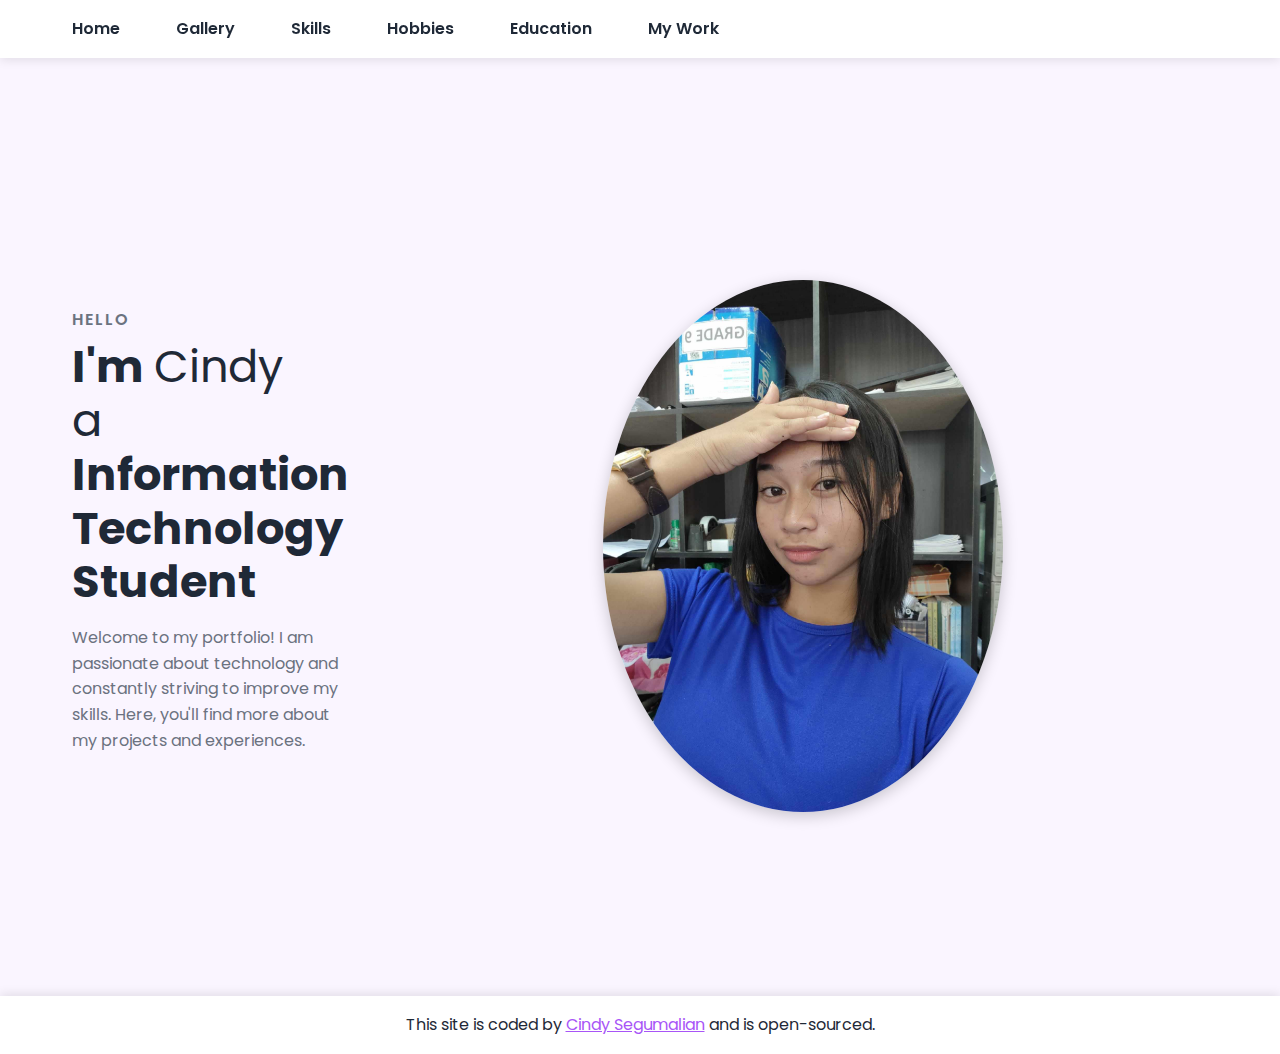
<file: portfolio/index.html>
<!DOCTYPE html>
<html lang="en">
<head>
    <meta charset="UTF-8">
    <meta name="viewport" content="width=device-width, initial-scale=1.0">
    <title>Cindy's Portfolio</title>
    <link rel="stylesheet" href="css/styles.css">
</head>
<body>
    <nav>
        <div class="nav_content">
            <ul>
                <li><a href="index.html">Home</a></li>
                <li><a href="gallery.html">Gallery</a></li>
                <li><a href="skills.html">Skills</a></li>
                <li><a href="hobbies.html">Hobbies</a></li>
                <li><a href="education.html">Education</a></li>
                <li><a href="mywork.html">My Work</a></li>
            </ul>
        </div>
    </nav>
    <section class="section" id="home">
        <div class="section_container">
            <div class="content">
                <p class="subtitle">HELLO</p>
                <h1 class="title">
                    I'm <span>Cindy<br>a</span> Information Technology Student
                </h1>
                <p class="description">
                    Welcome to my portfolio! I am passionate about technology and constantly striving to improve my skills. Here, you'll find more about my projects and experiences.
                </p>
            </div>
            <div class="image">
                <img src="img/cindy1.jpg" alt="Profile of Cindy">
            </div>
        </div>
    </section>
    <footer class="footer">
        <p>This site is coded by <a href="https://github.com/cindysegumalian/finalproject.github" target="_blank">Cindy Segumalian</a> and is open-sourced.</p>
    </footer>

</body>
</html>
</file>
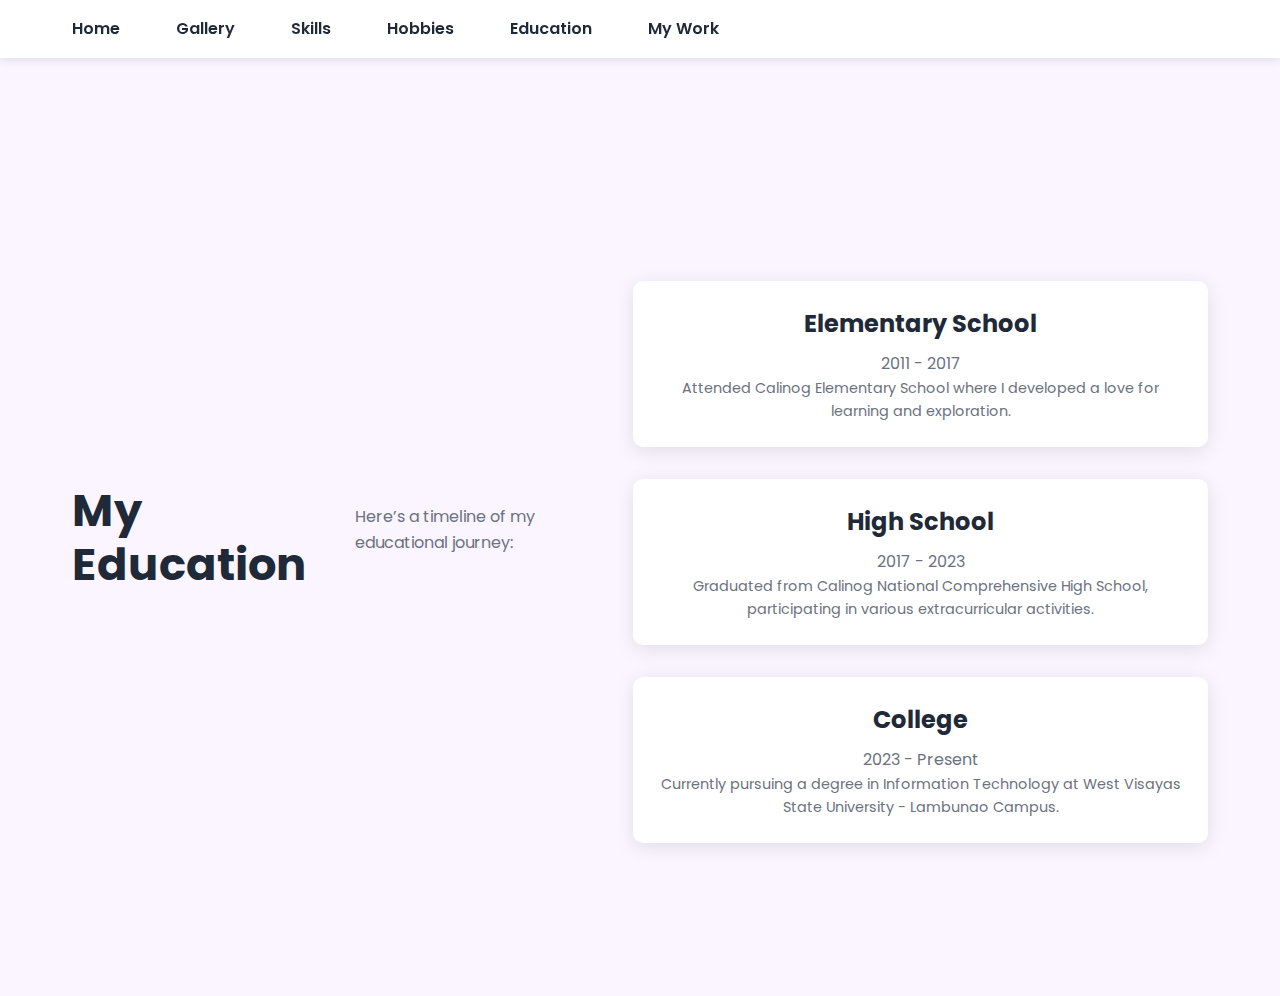
<file: portfolio/education.html>
<!DOCTYPE html>
<html lang="en">
<head>
    <meta charset="UTF-8">
    <meta name="viewport" content="width=device-width, initial-scale=1.0">
    <title>Cindy's Education</title>
    <link rel="stylesheet" href="css/styles.css">
</head>
<body>
    <nav>
        <div class="nav_content">
            <ul>
                <li><a href="index.html">Home</a></li>
                <li><a href="gallery.html">Gallery</a></li>
                <li><a href="skills.html">Skills</a></li>
                <li><a href="hobbies.html">Hobbies</a></li>
                <li><a href="education.html">Education</a></li>
                <li><a href="mywork.html">My Work</a></li>
            </ul>
        </div>
    </nav>

    <section class="section" id="education">
        <div class="section_container">
            <h1 class="title">My Education</h1>
            <p class="description">Here’s a timeline of my educational journey:</p>
            <div class="education_container">
                <div class="education_item">
                    <h2 class="education_title">Elementary School</h2>
                    <p class="education_year">2011 - 2017</p>
                    <p class="education_description">Attended Calinog Elementary School where I developed a love for learning and exploration.</p>
                </div>

                <div class="education_item">
                    <h2 class="education_title">High School</h2>
                    <p class="education_year">2017 - 2023</p>
                    <p class="education_description">Graduated from Calinog National Comprehensive High School, participating in various extracurricular activities.</p>
                </div>
                <div class="education_item">
                    <h2 class="education_title">College</h2>
                    <p class="education_year">2023 - Present</p>
                    <p class="education_description">Currently pursuing a degree in Information Technology at West Visayas State University - Lambunao Campus.</p>
                </div>
            </div>
        </div>
    </section>
</body>
</html>
</file>
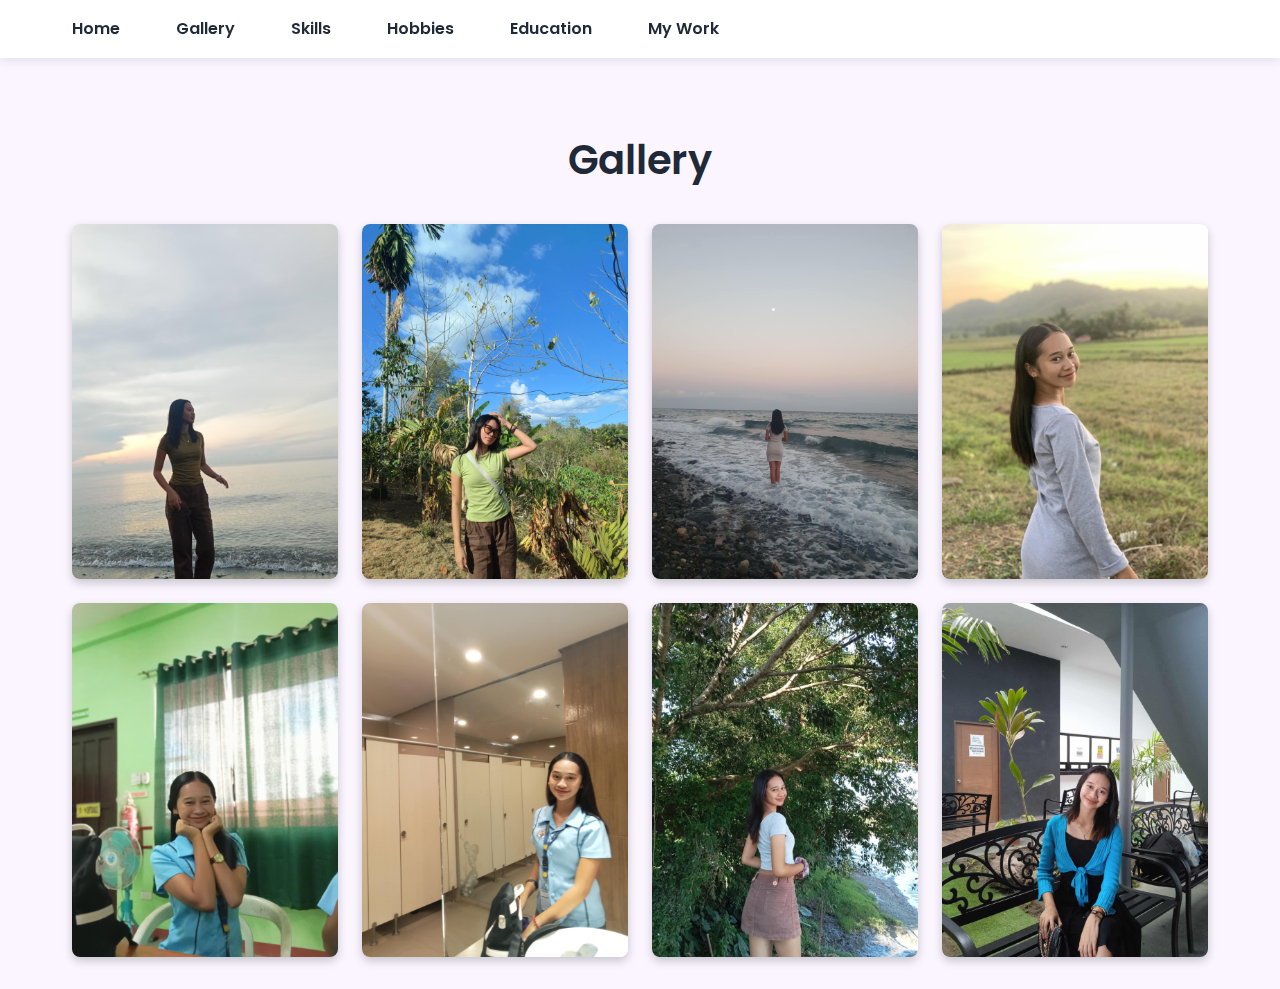
<file: portfolio/gallery.html>
<!DOCTYPE html>
<html lang="en">
<head>
    <meta charset="UTF-8">
    <meta name="viewport" content="width=device-width, initial-scale=1.0">
    <title>Cindy's Gallery</title>
    <link rel="stylesheet" href="css/styles.css">
</head>
<body>
    <nav>
        <div class="nav_content">
            <ul>
                <li><a href="index.html">Home</a></li>
                <li><a href="gallery.html">Gallery</a></li>
                <li><a href="skills.html">Skills</a></li>
                <li><a href="hobbies.html">Hobbies</a></li>
                <li><a href="education.html">Education</a></li>
                <li><a href="mywork.html">My Work</a></li>
            </ul>
        </div>
    </nav>
    <section class="gallery_section" id="gallery">
        <div class="gallery_container">
            <h2 class="gallery_title">Gallery</h2>
            <div class="gallery_grid">
                <div class="gallery_item">
                    <img src="img/img1 (1).jpg" alt="Photo 1">
                </div>
                <div class="gallery_item">
                    <img src="img/img1 (2).jpg" alt="Photo 2">
                </div>
                <div class="gallery_item">
                    <img src="img/img1 (3).jpg" alt="Photo 3">
                </div>
                <div class="gallery_item">
                    <img src="img/img1 (4).jpg" alt="Photo 4">
                </div>
                <div class="gallery_item">
                    <img src="img/img1 (5).jpg" alt="Photo 5">
                </div>
                <div class="gallery_item">
                    <img src="img/img1 (6).jpg" alt="Photo 6">
                </div>
                <div class="gallery_item">
                    <img src="img/img1 (7).jpg" alt="Photo 7">
                </div>
                <div class="gallery_item">
                    <img src="img/img1 (8).jpg" alt="Photo 8">
                </div>
            </div>
        </div>
    </section>
</body>
</html>
</file>
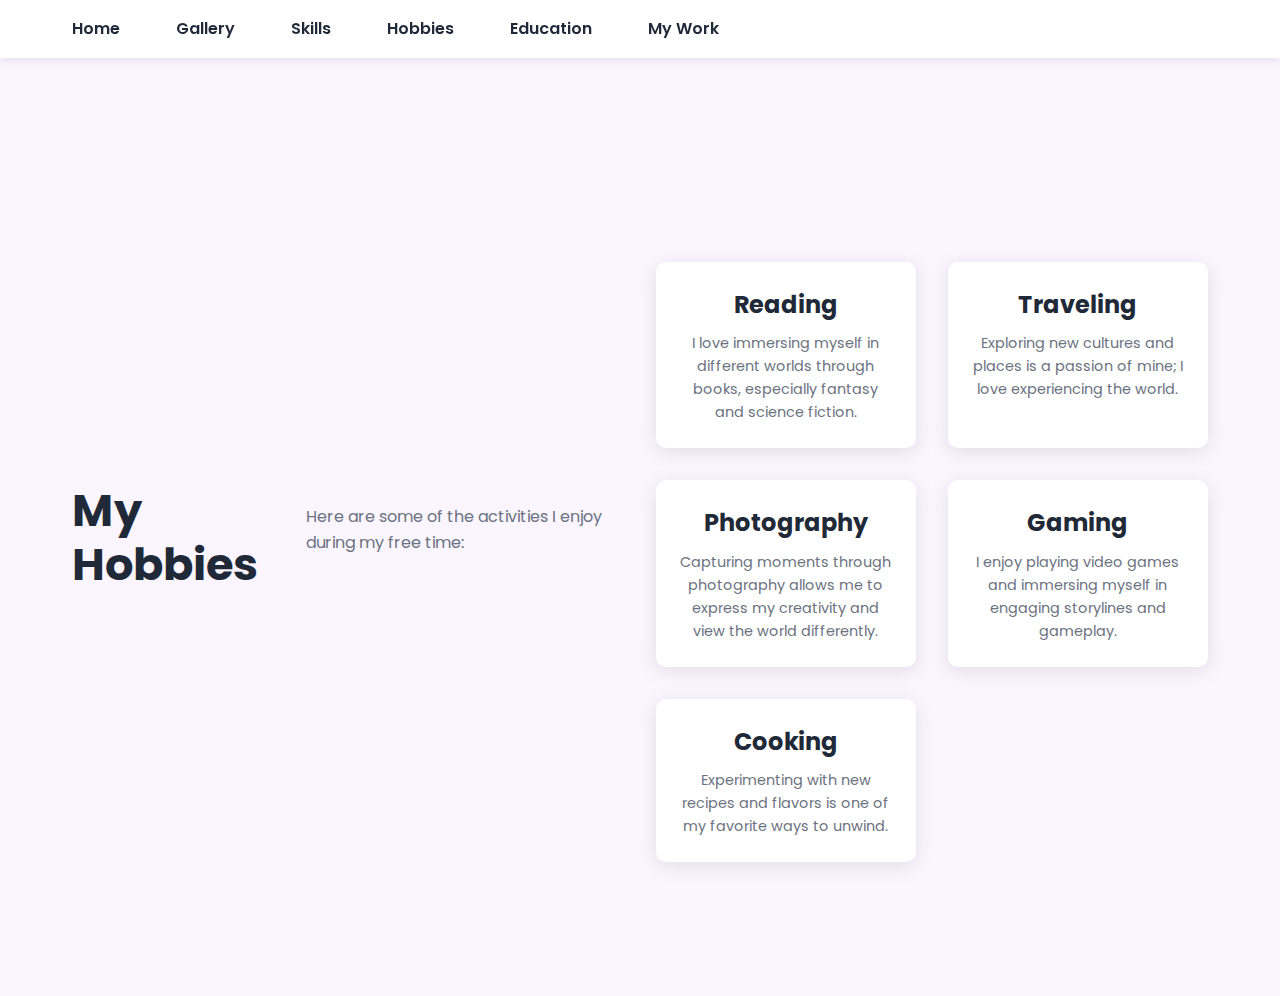
<file: portfolio/hobbies.html>
<!DOCTYPE html>
<html lang="en">
<head>
    <meta charset="UTF-8">
    <meta name="viewport" content="width=device-width, initial-scale=1.0">
    <title>Cindy's Hobbies</title>
    <link rel="stylesheet" href="css/styles.css">
</head>
<body>
    <nav>
        <div class="nav_content">
            <ul>
                <li><a href="index.html">Home</a></li>
                <li><a href="gallery.html">Gallery</a></li>
                <li><a href="skills.html">Skills</a></li>
                <li><a href="hobbies.html">Hobbies</a></li>
                <li><a href="education.html">Education</a></li>
                <li><a href="mywork.html">My Work</a></li>
            </ul>
        </div>
    </nav>

    <section class="section" id="hobbies">
        <div class="section_container">
            <h1 class="title">My Hobbies</h1>
            <p class="description">Here are some of the activities I enjoy during my free time:</p>
            <div class="hobbies_container">
                <div class="hobby_item">

                    <h2 class="hobby_title">Reading</h2>
                    <p class="hobby_description">I love immersing myself in different worlds through books, especially fantasy and science fiction.</p>
                </div>
                <div class="hobby_item">

                    <h2 class="hobby_title">Traveling</h2>
                    <p class="hobby_description">Exploring new cultures and places is a passion of mine; I love experiencing the world.</p>
                </div>
                <div class="hobby_item">

                    <h2 class="hobby_title">Photography</h2>
                    <p class="hobby_description">Capturing moments through photography allows me to express my creativity and view the world differently.</p>
                </div>
                <div class="hobby_item">

                    <h2 class="hobby_title">Gaming</h2>
                    <p class="hobby_description">I enjoy playing video games and immersing myself in engaging storylines and gameplay.</p>
                </div>
                <div class="hobby_item">

                    <h2 class="hobby_title">Cooking</h2>
                    <p class="hobby_description">Experimenting with new recipes and flavors is one of my favorite ways to unwind.</p>
                </div>
            </div>
        </div>
    </section>
</body>
</html>
</file>
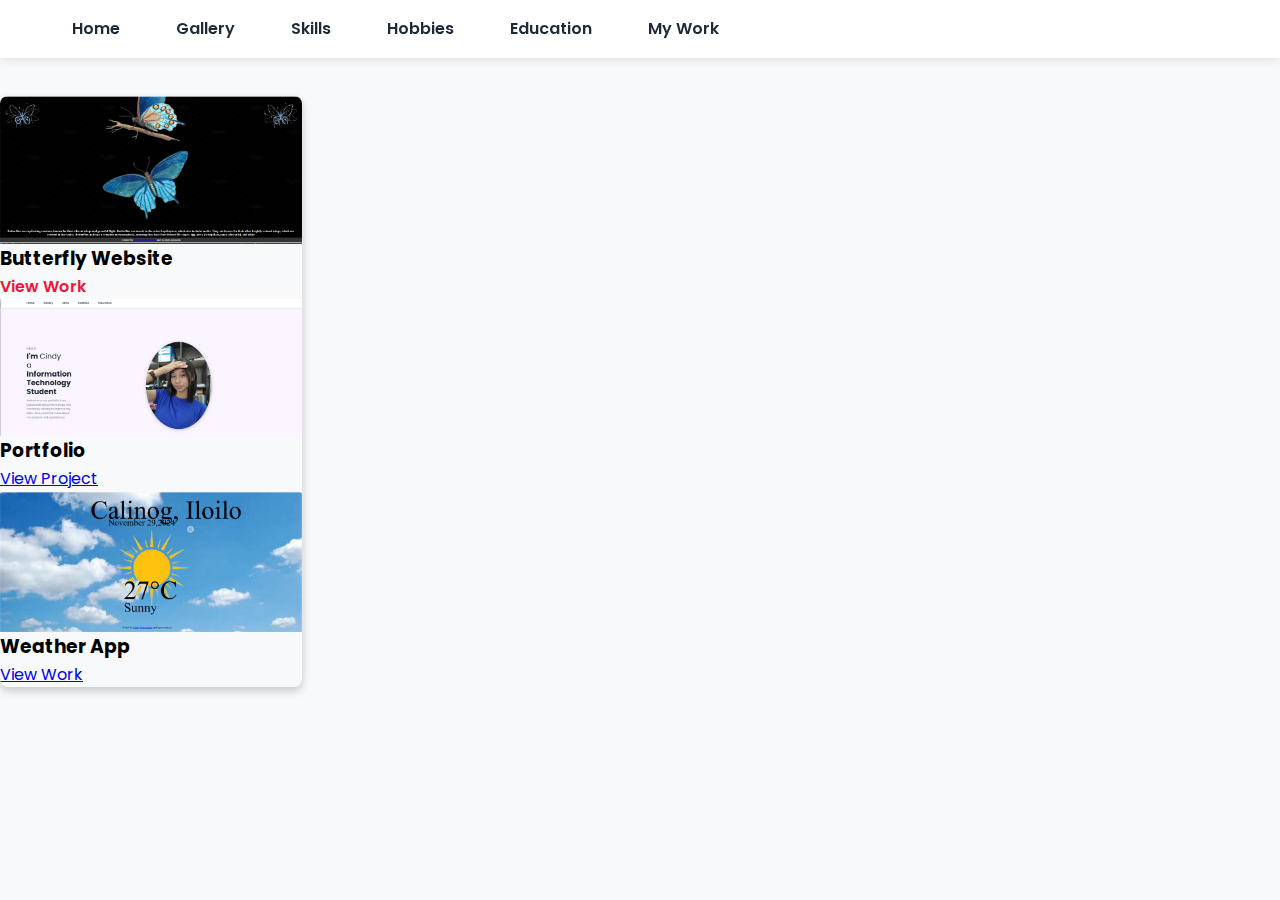
<file: portfolio/mywork.html>
<!DOCTYPE html>
<html lang="en">
<head>
    <meta charset="UTF-8">
    <meta name="viewport" content="width=device-width, initial-scale=1.0">
    <title>Cindy's Gallery</title>
    <link rel="stylesheet" href="css/styles.css">
</head>
<body>
    <nav>
        <div class="nav_content">
            <ul>
                <li><a href="index.html">Home</a></li>
                <li><a href="gallery.html">Gallery</a></li>
                <li><a href="skills.html">Skills</a></li>
                <li><a href="hobbies.html">Hobbies</a></li>
                <li><a href="education.html">Education</a></li>
                <li><a href="mywork.html">My Work</a></li>
            </ul>
        </div>
    </nav>
    <section class="mywork" id="mywork">
        <div class="mywork">
            <h2 class="mywork_title">My Work</h2>
            <div class="mywork_grid">
                <div class="mywork_item">
                    <div class="project-card">
                        <img src="img/m2.png" alt="Work 1">
                        <div class="mywork">
                            <h3 class="mywork">Butterfly Website</h3>
                            <div class="mywork-links">
                                <a href="https://butterflygen.netlify.app/" target="_blank">View Work</a>
                            </div>
                        </div>
                    </div>
                    <div class="project-card">
                        <img src="img/m3.png" alt="Work 1">
                        <div class="project-card-body">
                            <h3 class="project-title">Portfolio</h3>
                            <div class="project-links">
                                <a href="https://cindysegumalian.netlify.app/" target="_blank">View Project</a>
                            </div>
                        </div>
                    </div>
                    <div class="project-card">
                        <img src="img/m1.png" alt="Work 1">
                        <div class="project-card-body">
                            <h3 class="project-title">Weather App</h3>
                            <div class="project-links">
                                <a href="https://cindygwapa.netlify.app/" target="_blank">View Work</a>
                            </div>
                        </div>
                    </div>
            
            </div>
        </div>
    </section>
</body>
</html>
</file>
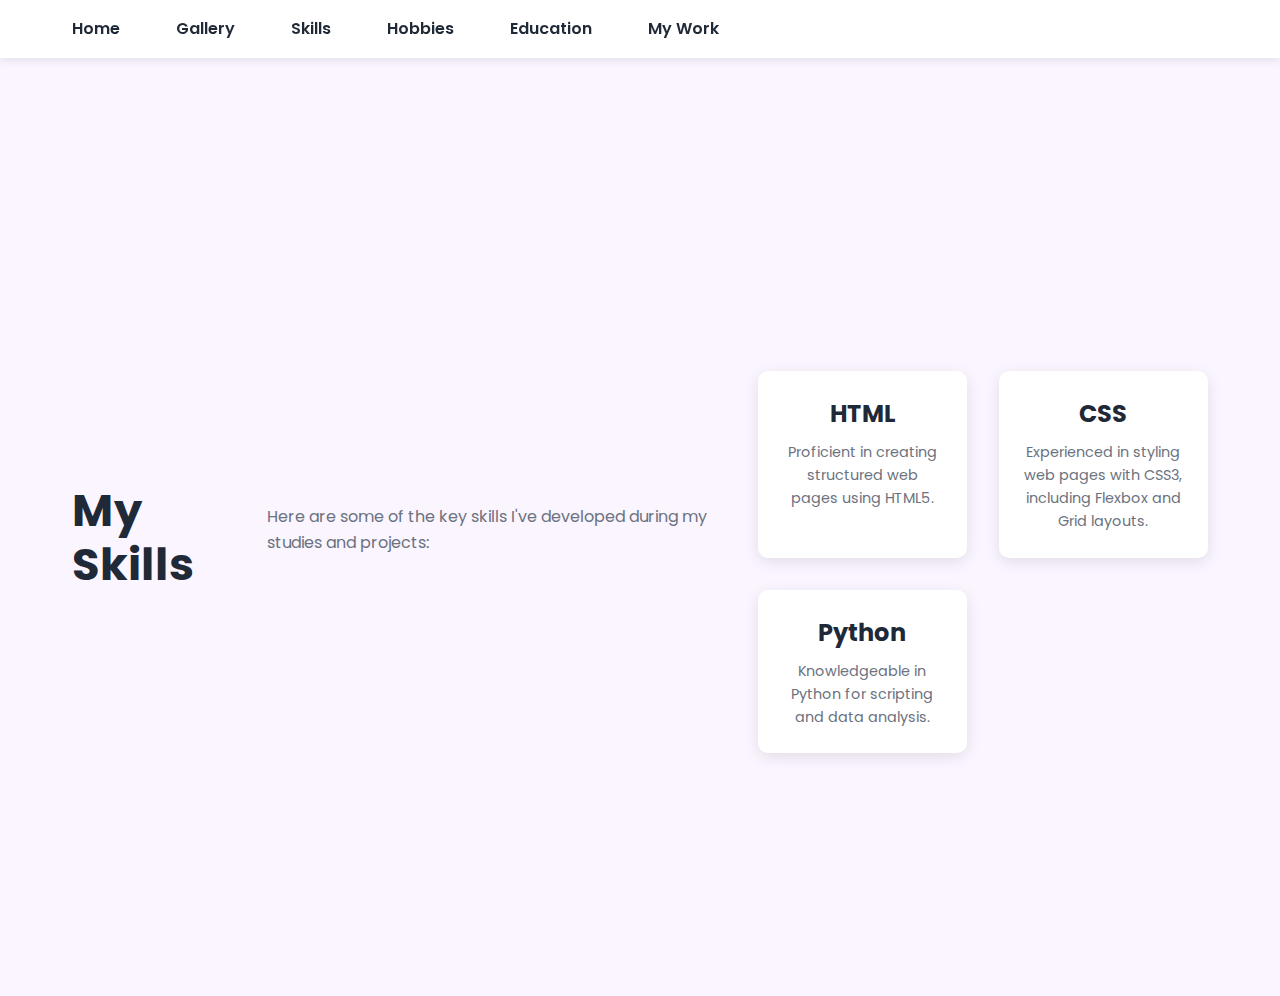
<file: portfolio/skills.html>
<!DOCTYPE html>
<html lang="en">
<head>
    <meta charset="UTF-8">
    <meta name="viewport" content="width=device-width, initial-scale=1.0">
    <title>Cindy's Skills</title>
    <link rel="stylesheet" href="css/styles.css">
</head>
<body>
    <nav>
        <div class="nav_content">
            <ul>
                <li><a href="index.html">Home</a></li>
                <li><a href="gallery.html">Gallery</a></li>
                <li><a href="skills.html">Skills</a></li>
                <li><a href="hobbies.html">Hobbies</a></li>
                <li><a href="education.html">Education</a></li>
                <li><a href="mywork.html">My Work</a></li>
            </ul>
        </div>
    </nav>

    <section class="section" id="skills">
        <div class="section_container">
            <h1 class="title">My Skills</h1>
            <p class="description">Here are some of the key skills I've developed during my studies and projects:</p>
            <div class="skills_container">
                <div class="skill_item">
                    <h2 class="skill_title">HTML</h2>
                    <p class="skill_description">Proficient in creating structured web pages using HTML5.</p>
                </div>
                <div class="skill_item">
                    <h2 class="skill_title">CSS</h2>
                    <p class="skill_description">Experienced in styling web pages with CSS3, including Flexbox and Grid layouts.</p>
                </div>
                <div class="skill_item">
                    <h2 class="skill_title">Python</h2>
                    <p class="skill_description">Knowledgeable in Python for scripting and data analysis.</p>
                </div>
            </div>
        </div>
    </section>
</body>
</html>
</file>
<file: portfolio/css/styles.css>
@import url('https://fonts.googleapis.com/css2?family=Poppins:wght@400;600;700&display=swap');

:root {
    --primary-color: #a855f7;
    --primary-color-dark: #9333ea;
    --secondary-color: #ca8a04;
    --text-dark: #1f2937;
    --text-light: #6b7280;
    --extra-light: #faf5ff;
    --max-width: 1200px;
}

* {
    padding: 0;
    margin: 0;
    box-sizing: border-box;
}

body {
    font-family: "Poppins", sans-serif;
    line-height: 1.6;
    background-color: #f8f9fa; 
}

nav {
    width: 100%;
    position: fixed;
    top: 0;
    left: 0;
    background-color: #ffffff;
    box-shadow: 0 2px 10px rgba(0, 0, 0, 0.1);
    z-index: 99;
}

.nav_content {
    max-width: var(--max-width);
    margin: auto;
    padding: 1rem;
    display: flex;
    align-items: center;
    justify-content: space-between;
}

ul {
    display: flex;
    gap: 1.5rem; 
    list-style: none;
}

ul li a {
    padding: 0.5rem 1rem;
    border-bottom: 3px solid transparent;
    text-decoration: none;
    font-weight: 600;
    color: var(--text-dark);
    transition: color 0.3s, border-color 0.3s;
}

ul li a:hover {
    border-bottom-color: var(--secondary-color);
    color: var(--primary-color);
}

.section {
    background-color: var(--extra-light);
    padding-top: 6rem; 
}

.section_container {
    min-height: 100vh;
    max-width: var(--max-width);
    margin: auto;
    padding: 2rem;
    display: flex;
    align-items: center;
    gap: 3rem; 
}

.content {
    flex: 1;
    display: flex;
    flex-direction: column;
    justify-content: center;
    text-align: left;
}

.subtitle {
    letter-spacing: 2px;
    color: var(--text-light);
    font-weight: 600;
    margin-bottom: 0.5rem;
}

.title {
    font-size: 2.8rem; 
    font-weight: 700; 
    line-height: 1.2; 
    color: var(--text-dark);
    margin-bottom: 1rem;
}

.title span {
    font-weight: 400;
}

.description {
    line-height: 1.6rem; 
    color: var(--text-light);
    margin-bottom: 2rem;
    max-width: 500px; 
}

.image {
    display: flex;
    justify-content: center;
    align-items: center;
}

.image img {
    width: min(25rem, 90%);
    border-radius: 50%;
    box-shadow: 0 4px 15px rgba(0, 0, 0, 0.2); 
    transition: transform 0.3s; 
}

.image img:hover {
    transform: scale(1.05); 
}

.footer {
    padding: 1rem;
    text-align: center;
    background-color: #ffffff; /* Change if desired */
    color: var(--text-dark);
    box-shadow: 0 -2px 10px rgba(0, 0, 0, 0.1);
}

.footer a {
    color: var(--primary-color);
    text-decoration: underline;
    transition: color 0.3s;
}

.footer a:hover {
    color: var(--secondary-color);
}


/* gallery */

.gallery_section {
    padding-top: 6rem; 
    background-color: var(--extra-light);
    text-align: center; 
}

.gallery_title {
    font-size: 2.5rem;
    font-weight: 600;
    margin-bottom: 2rem;
    color: var(--text-dark);
}

.gallery_container {
    max-width: var(--max-width);
    margin: auto;
    padding: 2rem;
}

.gallery_grid {
    display: grid;
    grid-template-columns: repeat(auto-fill, minmax(250px, 1fr)); 
    gap: 1.5rem; 
}

.gallery_item {
    overflow: hidden; 
    border-radius: 8px;
    box-shadow: 0 4px 10px rgba(0, 0, 0, 0.2); 
    transition: transform 0.3s;
}

.gallery_item img {
    width: 100%; 
    height: auto; 
    display: block; 
}

.gallery_item:hover {
    transform: scale(1.05); 
}


/* skills */

.skills_container {
    display: grid;
    grid-template-columns: repeat(auto-fill, minmax(200px, 1fr));
    gap: 2rem; 
    margin-top: 2rem; 
}

.skill_item {
    background-color: #ffffff;
    border-radius: 10px;
    box-shadow: 0 4px 15px rgba(0, 0, 0, 0.1);
    padding: 1.5rem;
    text-align: center;
    transition: transform 0.3s;
}

.skill_item:hover {
    transform: translateY(-5px);
}


.skill_title {
    font-size: 1.5rem; 
    color: var(--text-dark);
    margin-bottom: 0.5rem;
}

.skill_description {
    color: var(--text-light);
    font-size: 0.9rem; 
}


/* hobbies */

.hobbies_container {
    display: grid;
    grid-template-columns: repeat(auto-fill, minmax(250px, 1fr));
    gap: 2rem; 
    margin-top: 2rem; 
}

.hobby_item {
    background-color: #ffffff;
    border-radius: 10px;
    box-shadow: 0 4px 20px rgba(0, 0, 0, 0.1);
    padding: 1.5rem;
    text-align: center;
    transition: transform 0.3s, box-shadow 0.3s;
}

.hobby_item:hover {
    transform: translateY(-5px); 
    box-shadow: 0 6px 30px rgba(0, 0, 0, 0.2);
}



.hobby_title {
    font-size: 1.5rem;
    color: var(--text-dark);
    margin-bottom: 0.5rem; 
}

.hobby_description {
    color: var(--text-light);
    font-size: 0.9rem; 
}

/* education */

.education_container {
    display: flex;
    flex-direction: column;
    gap: 2rem; 
    margin-top: 2rem;
}

.education_item {
    background-color: #ffffff;
    border-radius: 10px;
    box-shadow: 0 4px 20px rgba(0, 0, 0, 0.1);
    padding: 1.5rem;
    text-align: center;
    transition: transform 0.3s, box-shadow 0.3s;
}

.education_item:hover {
    transform: translateY(-5px); 
    box-shadow: 0 6px 30px rgba(0, 0, 0, 0.2); 
}


.education_title {
    font-size: 1.5rem; 
    color: var(--text-dark);
    margin-bottom: 0.5rem; 
}

.education_year {
    font-size: 1rem; 
    color: var(--text-light);
}

.education_description {
    color: var(--text-light);
    font-size: 0.9rem;
}

/* mywork section */
.mywork-section {
    padding: 60px 20px;
    max-width: 1200px;
    margin: auto;
}

.mywork-header {
    text-align: center;
    margin-bottom: 40px;
}

.mywork-header h1 {
    font-size: 36px;
    color: #ec1839;
}

.mywork-container {
    display: flex;
    flex-wrap: wrap;
    gap: 20px;
    justify-content: center;
}

.mywork-card {
    background: #fff;
    border: 1px solid #ddd;
    border-radius: 10px;
    overflow: hidden;
    width: 300px;
    box-shadow: 0 4px 6px rgba(0, 0, 0, 0.1);
    transition: transform 0.3s ease, box-shadow 0.3s ease;
}

.mywork-card:hover {
    transform: translateY(-5px);
    box-shadow: 0 6px 12px rgba(0, 0, 0, 0.2);
}

.mywork-card img {
    width: 100%;
    height: 200px;
    object-fit: cover;
    display: inline;
}

.mywork-card-body {
    padding: 15px;
}

.mywork-title {
    font-size: 20px;
    margin: 10px 0;
    color: #302e4d;
}

.mywork-description {
    font-size: 16px;
    color: #504e70;
    margin-bottom: 15px;
}

.mywork-links a {
    text-decoration: none;
    color: #ec1839;
    font-weight: 600;
    transition: color 0.3s ease;
}

.mywork-links a:hover {
    color: #d0172b;
}

.mywork_section {
    padding-top: 6rem; 
    background-color: var(--extra-light);
    text-align: center; 
}

.mywork_title {
    font-size: 2.5rem;
    font-weight: 600;
    margin-bottom: 2rem;
    color: var(--text-dark);
}

.mywork_container {
    max-width: var(--max-width);
    margin: auto;
    padding: 2rem;
}

.mywork_grid {
    display: grid;
    grid-template-columns: repeat(auto-fill, minmax(250px, 1fr)); 
    gap: 1.5rem; 
}

.mywork_item {
    overflow: hidden; 
    border-radius: 8px;
    box-shadow: 0 4px 10px rgba(0, 0, 0, 0.2); 
    transition: transform 0.3s;
}

.mywork_item img {
    width: 100%; 
    height: auto; 
    display: block; 
}

.mywork_item:hover {
    transform: scale(1.05); 
}

@media (max-width: 768px) {
    .projects-container {
        flex-direction: column;
        align-items: center;
    }

    .mywork-card {
        width: 90%;
    }
}
</file>
